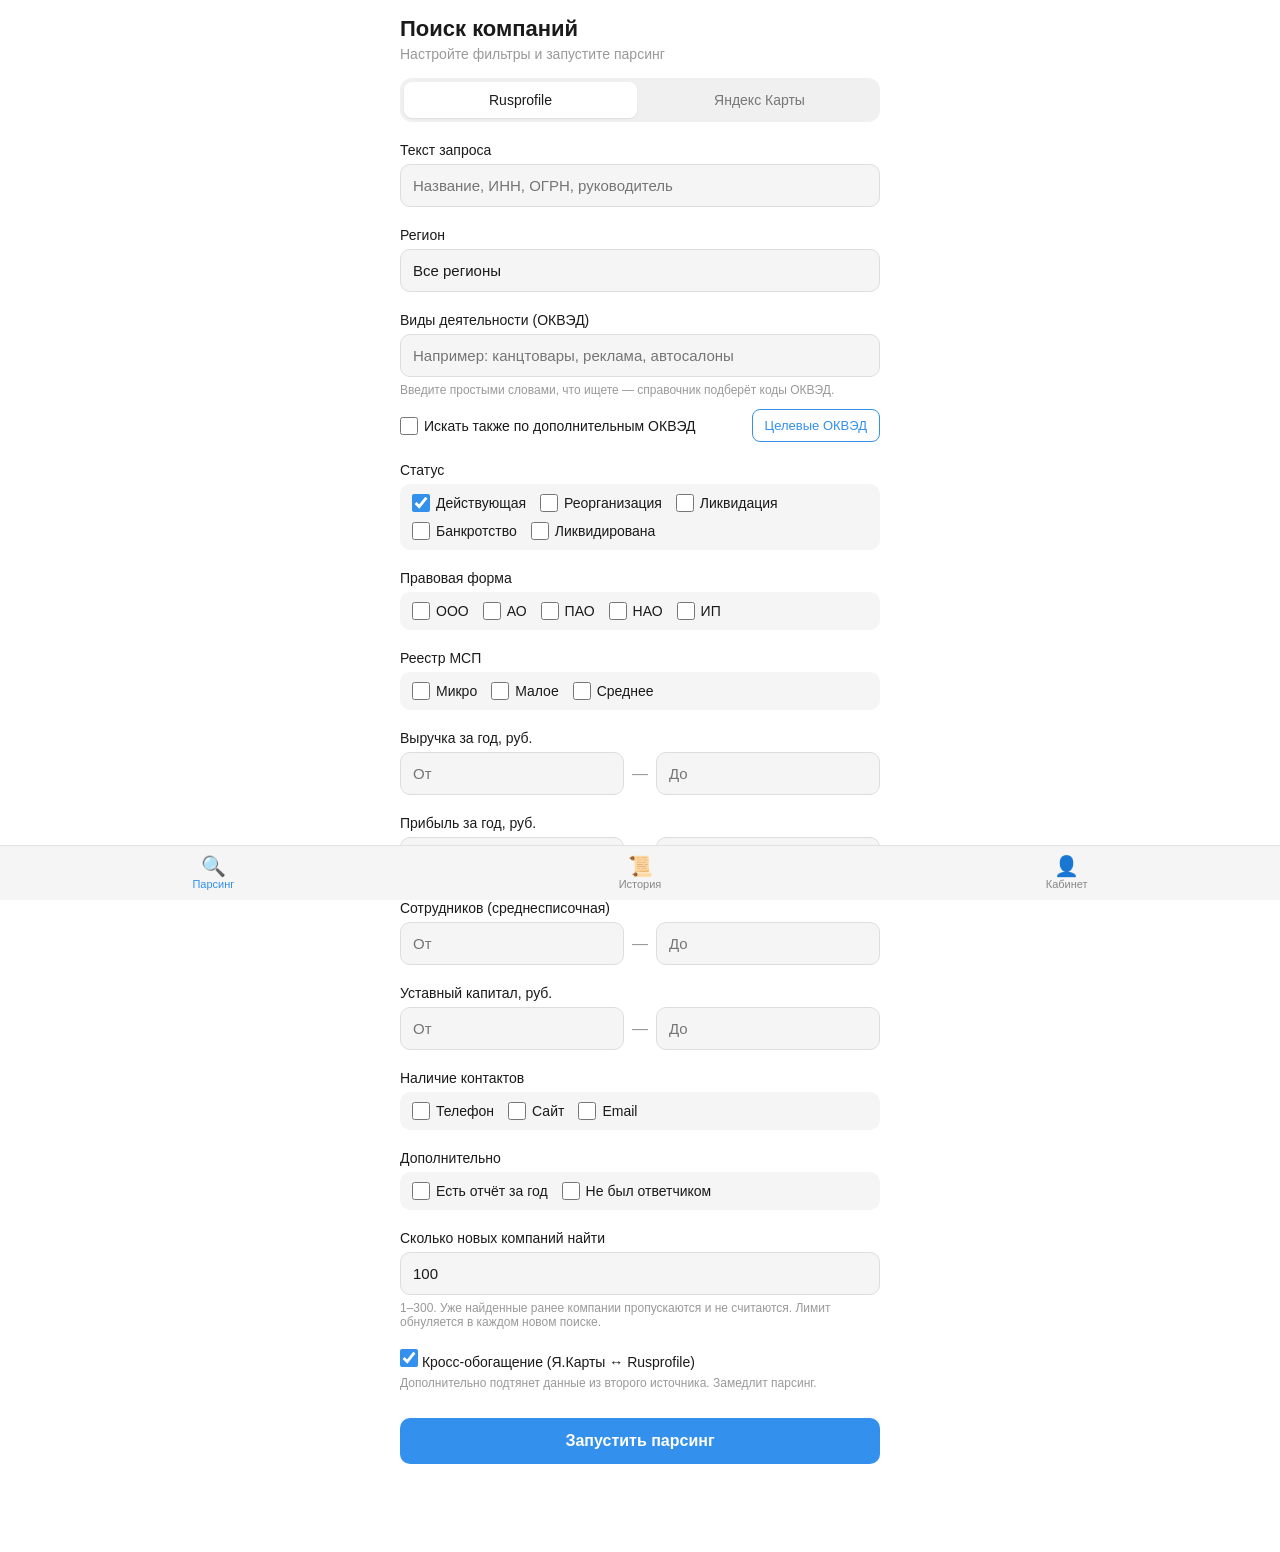
<file: src/webapp/index.html>
<!DOCTYPE html>
<html lang="ru">
<head>
    <meta charset="UTF-8">
    <meta name="viewport" content="width=device-width, initial-scale=1.0, maximum-scale=1.0, user-scalable=no">
    <title>Парсер компаний</title>
    <script src="https://telegram.org/js/telegram-web-app.js"></script>
    <link rel="stylesheet" href="style.v2.css?v=20260522_080832">
</head>
<body>
    <div class="container">

      <!-- Плашка тарифа (Этап 2 v3) — заполняется JS из /api/tariff -->
      <div id="tariffBadge" class="tariff-badge hidden"></div>

      <!-- Главные вкладки: Парсинг / История -->
      <div id="page-parse" class="page">
        <h1>Поиск компаний</h1>
        <p class="subtitle">Настройте фильтры и запустите парсинг</p>

        <!-- Этап 3: баннер блокировки (Trial expired / past_due / blocked) -->
        <div id="parseBlockedBanner" class="banner-blocked hidden">
            <div class="banner-icon">⚠</div>
            <div class="banner-body">
                <div class="banner-title">Парсинг недоступен</div>
                <div class="banner-text" id="parseBlockedText"></div>
                <button type="button" class="btn-primary" id="parseBlockedGoToCabinet">
                    Открыть кабинет
                </button>
            </div>
        </div>

        <!-- Переключатель источников -->
        <div class="source-tabs">
            <button type="button" class="tab active" data-source="rusprofile">Rusprofile</button>
            <button type="button" class="tab" data-source="yandex_maps">Яндекс Карты</button>
        </div>

        <!-- Форма Яндекс Карт -->
        <form id="yandexForm" class="source-section hidden">
            <div class="form-group">
                <label for="yandex_region">Регион</label>
                <select id="yandex_region" name="yandex_region">
                    <option value="">Выберите регион</option>
                </select>
            </div>

            <div class="form-group">
                <label for="yandex_category">Вид деятельности</label>
                <input type="text" id="yandex_category" name="yandex_category"
                       placeholder="Напр. стоматологии, кафе, автосервисы">
                <div class="hint">Свободный текст — как если бы искали в Яндекс Картах вручную.</div>
            </div>

            <div class="form-group">
                <label for="yandex_max_new">Сколько новых организаций найти</label>
                <input type="number" id="yandex_max_new" name="yandex_max_new"
                       value="100" min="1" max="300">
                <div class="hint">
                    1–300. Уже найденные ранее организации пропускаются и не считаются.
                    Чем больше — тем дольше; ~30 карточек ≈ 2 минуты.
                </div>
            </div>

            <!-- ИИ-квалификация (показывается, когда is_ai_available) -->
            <div class="form-group ai-only hidden">
                <label for="yandex_ai_profile">ИИ-квалификация</label>
                <select id="yandex_ai_profile" name="yandex_ai_profile">
                    <option value="">Не использовать</option>
                </select>
                <div class="hint">
                    Выберите профиль — компании будут оценены ИИ
                    (горячие/холодные). «Не использовать» — обычный
                    парсинг без ИИ.
                </div>
            </div>

            <!-- Кросс-обогащение (показываем всем тарифам) -->
            <div class="form-group">
                <label class="checkbox-label">
                    <input type="checkbox" id="yandex_cross_enrich" checked>
                    <span>Кросс-обогащение (Я.Карты ↔ Rusprofile)</span>
                </label>
                <div class="hint">
                    Дополнительно подтянет данные из второго источника. Замедлит парсинг.
                </div>
            </div>

            <button type="submit" class="btn-primary">
                Запустить парсинг Яндекс Карт
            </button>
        </form>

        <form id="searchForm" class="source-section">

            <!-- Текстовый запрос -->
            <div class="form-group">
                <label for="query">Текст запроса</label>
                <input type="text" id="query" name="query"
                       placeholder="Название, ИНН, ОГРН, руководитель">
            </div>

            <!-- Регион -->
            <div class="form-group">
                <label for="region">Регион</label>
                <select id="region" name="region">
                    <option value="">Все регионы</option>
                </select>
            </div>

            <!-- ОКВЭД — поиск по справочнику с автодополнением -->
            <div class="form-group" id="okvedGroup">
                <label for="okvedSearch">Виды деятельности (ОКВЭД)</label>
                <input type="text" id="okvedSearch"
                       placeholder="Например: канцтовары, реклама, автосалоны">
                <div class="hint">Введите простыми словами, что ищете — справочник подберёт коды ОКВЭД.</div>

                <!-- Выпадающие подсказки (рендерятся в JS) -->
                <div class="okved-suggest" id="okvedSuggest"></div>

                <!-- Выбранные коды -->
                <div class="okved-chips" id="okvedChips"></div>

                <!-- Доп. опции по ОКВЭД -->
                <div class="okved-options">
                    <label class="checkbox-label">
                        <input type="checkbox" id="okved_loose">
                        <span>Искать также по дополнительным ОКВЭД</span>
                    </label>
                    <button type="button" class="btn-secondary" id="presetsBtn">
                        Целевые ОКВЭД
                    </button>
                </div>

                <!-- Список пресетов (раскрывается по кнопке) -->
                <div class="okved-presets hidden" id="presetsPanel"></div>

                <!-- Подсказка-ошибка валидации -->
                <div class="okved-error hidden" id="okvedError">
                    Выберите ОКВЭД из справочника или добавьте другие фильтры.
                </div>
            </div>

            <!-- Статус -->
            <div class="form-group">
                <label>Статус</label>
                <div class="checkbox-group">
                    <label class="checkbox-label">
                        <input type="checkbox" name="status" value="1" checked>
                        <span>Действующая</span>
                    </label>
                    <label class="checkbox-label">
                        <input type="checkbox" name="status" value="2">
                        <span>Реорганизация</span>
                    </label>
                    <label class="checkbox-label">
                        <input type="checkbox" name="status" value="3">
                        <span>Ликвидация</span>
                    </label>
                    <label class="checkbox-label">
                        <input type="checkbox" name="status" value="4">
                        <span>Банкротство</span>
                    </label>
                    <label class="checkbox-label">
                        <input type="checkbox" name="status" value="5">
                        <span>Ликвидирована</span>
                    </label>
                </div>
            </div>

            <!-- Правовая форма -->
            <div class="form-group">
                <label>Правовая форма</label>
                <div class="checkbox-group">
                    <label class="checkbox-label">
                        <input type="checkbox" name="okopf" value="12165,12300">
                        <span>ООО</span>
                    </label>
                    <label class="checkbox-label">
                        <input type="checkbox" name="okopf" value="12200">
                        <span>АО</span>
                    </label>
                    <label class="checkbox-label">
                        <input type="checkbox" name="okopf" value="12247">
                        <span>ПАО</span>
                    </label>
                    <label class="checkbox-label">
                        <input type="checkbox" name="okopf" value="12267">
                        <span>НАО</span>
                    </label>
                    <label class="checkbox-label">
                        <input type="checkbox" name="okopf" value="50102">
                        <span>ИП</span>
                    </label>
                </div>
            </div>

            <!-- Реестр МСП -->
            <div class="form-group">
                <label>Реестр МСП</label>
                <div class="checkbox-group">
                    <label class="checkbox-label">
                        <input type="checkbox" name="msp" value="MICRO">
                        <span>Микро</span>
                    </label>
                    <label class="checkbox-label">
                        <input type="checkbox" name="msp" value="SMALL">
                        <span>Малое</span>
                    </label>
                    <label class="checkbox-label">
                        <input type="checkbox" name="msp" value="MEDIUM">
                        <span>Среднее</span>
                    </label>
                </div>
            </div>

            <!-- Выручка -->
            <div class="form-group">
                <label>Выручка за год, руб.</label>
                <div class="range-inputs">
                    <input type="number" id="finance_revenue_from" name="finance_revenue_from"
                           placeholder="От" min="0">
                    <span class="separator">—</span>
                    <input type="number" id="finance_revenue_to" name="finance_revenue_to"
                           placeholder="До" min="0">
                </div>
            </div>

            <!-- Прибыль -->
            <div class="form-group">
                <label>Прибыль за год, руб.</label>
                <div class="range-inputs">
                    <input type="number" id="finance_profit_from" name="finance_profit_from"
                           placeholder="От">
                    <span class="separator">—</span>
                    <input type="number" id="finance_profit_to" name="finance_profit_to"
                           placeholder="До">
                </div>
            </div>

            <!-- Численность сотрудников -->
            <div class="form-group">
                <label>Сотрудников (среднесписочная)</label>
                <div class="range-inputs">
                    <input type="number" id="sshr_from" name="sshr_from"
                           placeholder="От" min="0">
                    <span class="separator">—</span>
                    <input type="number" id="sshr_to" name="sshr_to"
                           placeholder="До" min="0">
                </div>
            </div>

            <!-- Уставный капитал -->
            <div class="form-group">
                <label>Уставный капитал, руб.</label>
                <div class="range-inputs">
                    <input type="number" id="capital_from" name="capital_from"
                           placeholder="От" min="0">
                    <span class="separator">—</span>
                    <input type="number" id="capital_to" name="capital_to"
                           placeholder="До" min="0">
                </div>
            </div>

            <!-- Наличие контактов -->
            <div class="form-group">
                <label>Наличие контактов</label>
                <div class="checkbox-group">
                    <label class="checkbox-label">
                        <input type="checkbox" id="has_phones" name="has_phones">
                        <span>Телефон</span>
                    </label>
                    <label class="checkbox-label">
                        <input type="checkbox" id="has_sites" name="has_sites">
                        <span>Сайт</span>
                    </label>
                    <label class="checkbox-label">
                        <input type="checkbox" id="has_emails" name="has_emails">
                        <span>Email</span>
                    </label>
                </div>
            </div>

            <!-- Доп. фильтры -->
            <div class="form-group">
                <label>Дополнительно</label>
                <div class="checkbox-group">
                    <label class="checkbox-label">
                        <input type="checkbox" id="finance_has_actual_year_data"
                               name="finance_has_actual_year_data">
                        <span>Есть отчёт за год</span>
                    </label>
                    <label class="checkbox-label">
                        <input type="checkbox" id="not_defendant" name="not_defendant">
                        <span>Не был ответчиком</span>
                    </label>
                </div>
            </div>

            <!-- Лимит новых компаний -->
            <div class="form-group">
                <label for="max_new">Сколько новых компаний найти</label>
                <input type="number" id="max_new" name="max_new"
                       value="100" min="1" max="300">
                <div class="hint">
                    1–300. Уже найденные ранее компании пропускаются и не считаются.
                    Лимит обнуляется в каждом новом поиске.
                </div>
            </div>

            <!-- ИИ-квалификация (показывается, когда is_ai_available) -->
            <div class="form-group ai-only hidden">
                <label for="rusprofile_ai_profile">ИИ-квалификация</label>
                <select id="rusprofile_ai_profile" name="rusprofile_ai_profile">
                    <option value="">Не использовать</option>
                </select>
                <div class="hint">
                    Выберите профиль — компании будут оценены ИИ
                    (горячие/холодные). «Не использовать» — обычный
                    парсинг без ИИ.
                </div>
            </div>

            <!-- Кросс-обогащение (показываем всем тарифам) -->
            <div class="form-group">
                <label class="checkbox-label">
                    <input type="checkbox" id="rusprofile_cross_enrich" checked>
                    <span>Кросс-обогащение (Я.Карты ↔ Rusprofile)</span>
                </label>
                <div class="hint">
                    Дополнительно подтянет данные из второго источника. Замедлит парсинг.
                </div>
            </div>

            <!-- Кнопка запуска -->
            <button type="submit" id="submitBtn" class="btn-primary">
                Запустить парсинг
            </button>
        </form>

        <!-- Статус -->
        <div id="statusBlock" class="status-block hidden">
            <div class="status-text" id="statusText">Подготовка...</div>
            <div class="progress-bar">
                <div class="progress-fill" id="progressFill"></div>
            </div>
            <div class="progress-info" id="progressInfo"></div>
        </div>
      </div>  <!-- /#page-parse -->

      <!-- Вкладка «История» -->
      <div id="page-history" class="page hidden">
        <h1>История парсинга</h1>
        <p class="subtitle">
            Все ваши прошлые запуски — можно перезалить в Sheets или
            скачать Excel-файл без повторного парсинга.
        </p>
        <div id="history-status" class="hint">Загрузка…</div>
        <div id="history-list"></div>
      </div>

      <!-- Вкладка «ИИ-профили» (только для AI-тарифа) -->
      <div id="page-profiles" class="page hidden ai-only">
        <h1>ИИ-профили</h1>
        <p class="subtitle">
            Опишите своими словами, кого ищете — ИИ извлечёт критерии и
            ключевые слова. Профиль будет использоваться для квалификации
            компаний после парсинга.
        </p>

        <!-- Список существующих профилей -->
        <div id="profiles-status" class="hint">Загрузка…</div>
        <div id="profiles-list"></div>

        <button type="button" id="profileNewBtn" class="btn-primary">
            + Создать профиль
        </button>

        <!-- Шаг 1: ввод брифа -->
        <div id="profileStep1" class="hidden">
            <h2>Шаг 1. Опишите идеального клиента</h2>
            <div class="form-group">
                <label for="profile_name">Название профиля</label>
                <input type="text" id="profile_name"
                       placeholder="Напр. Сувениры — оптовики">
            </div>
            <div class="form-group">
                <label for="profile_brief">Бриф</label>
                <textarea id="profile_brief" rows="6"
                          placeholder="Я продаю корпоративные сувениры..."></textarea>
                <div class="hint">
                    Подробнее = лучше. Опишите, кто ваш клиент, кто точно НЕ
                    подходит, что для вас «горячий лид».
                </div>
            </div>
            <button type="button" id="profileExtractBtn" class="btn-primary">
                Подготовить профиль
            </button>
            <button type="button" id="profileCancelBtn" class="btn-secondary">
                Отмена
            </button>
        </div>

        <!-- Шаг 2: проверка и редактирование -->
        <div id="profileStep2" class="hidden">
            <h2>Шаг 2. Проверьте профиль</h2>
            <div class="form-group">
                <label>Идеальный клиент</label>
                <div id="profileIcp" class="profile-icp"></div>
            </div>
            <div class="form-group">
                <label>Признаки горячего лида</label>
                <ul id="profileCriteria" class="profile-criteria"></ul>
            </div>
            <div class="form-group">
                <label>Позитивные ключевые слова</label>
                <div id="profilePosKws" class="profile-chips"></div>
                <input type="text" id="profilePosAdd"
                       placeholder="Добавить ключевое слово и нажать Enter">
            </div>
            <div class="form-group">
                <label>Негативные ключевые слова</label>
                <div id="profileNegKws" class="profile-chips"></div>
                <input type="text" id="profileNegAdd"
                       placeholder="Добавить и нажать Enter">
            </div>
            <button type="button" id="profileSaveBtn" class="btn-primary">
                Сохранить профиль
            </button>
            <button type="button" id="profileBackBtn" class="btn-secondary">
                Назад к брифу
            </button>
        </div>
      </div>

      <!-- Вкладка «Кабинет» (Этап 3) — видна всем тарифам -->
      <div id="page-cabinet" class="page hidden">
        <h1>Кабинет</h1>
        <p class="subtitle">Тариф, оплата, история подписок</p>

        <div id="cabinet-status" class="hint">Загрузка…</div>

        <!-- Контейнер с информацией о тарифе (заполняется JS) -->
        <div id="cabinet-tariff" class="cabinet-card hidden"></div>

        <!-- Список платных тарифов с кнопками «Оплатить» -->
        <div id="cabinet-plans" class="cabinet-section hidden">
            <h2>Тарифы</h2>
            <div id="cabinet-plans-list"></div>
        </div>

        <!-- История подписок -->
        <div id="cabinet-history" class="cabinet-section hidden">
            <h2>История подписок</h2>
            <div id="cabinet-history-list"></div>
        </div>
      </div>

    </div>  <!-- /.container -->

    <!-- Нижняя навигация -->
    <nav class="bottom-nav">
        <button type="button" class="nav-btn active" data-page="parse">
            <span class="nav-icon">🔍</span>
            <span class="nav-label">Парсинг</span>
        </button>
        <button type="button" class="nav-btn" data-page="history">
            <span class="nav-icon">📜</span>
            <span class="nav-label">История</span>
        </button>
        <button type="button" class="nav-btn ai-only hidden" data-page="profiles">
            <span class="nav-icon">🤖</span>
            <span class="nav-label">ИИ-профили</span>
        </button>
        <button type="button" class="nav-btn" data-page="cabinet">
            <span class="nav-icon">👤</span>
            <span class="nav-label">Кабинет</span>
        </button>
    </nav>

    <script src="app.v2.js?v=20260522_080832"></script>
</body>
</html>
</file>
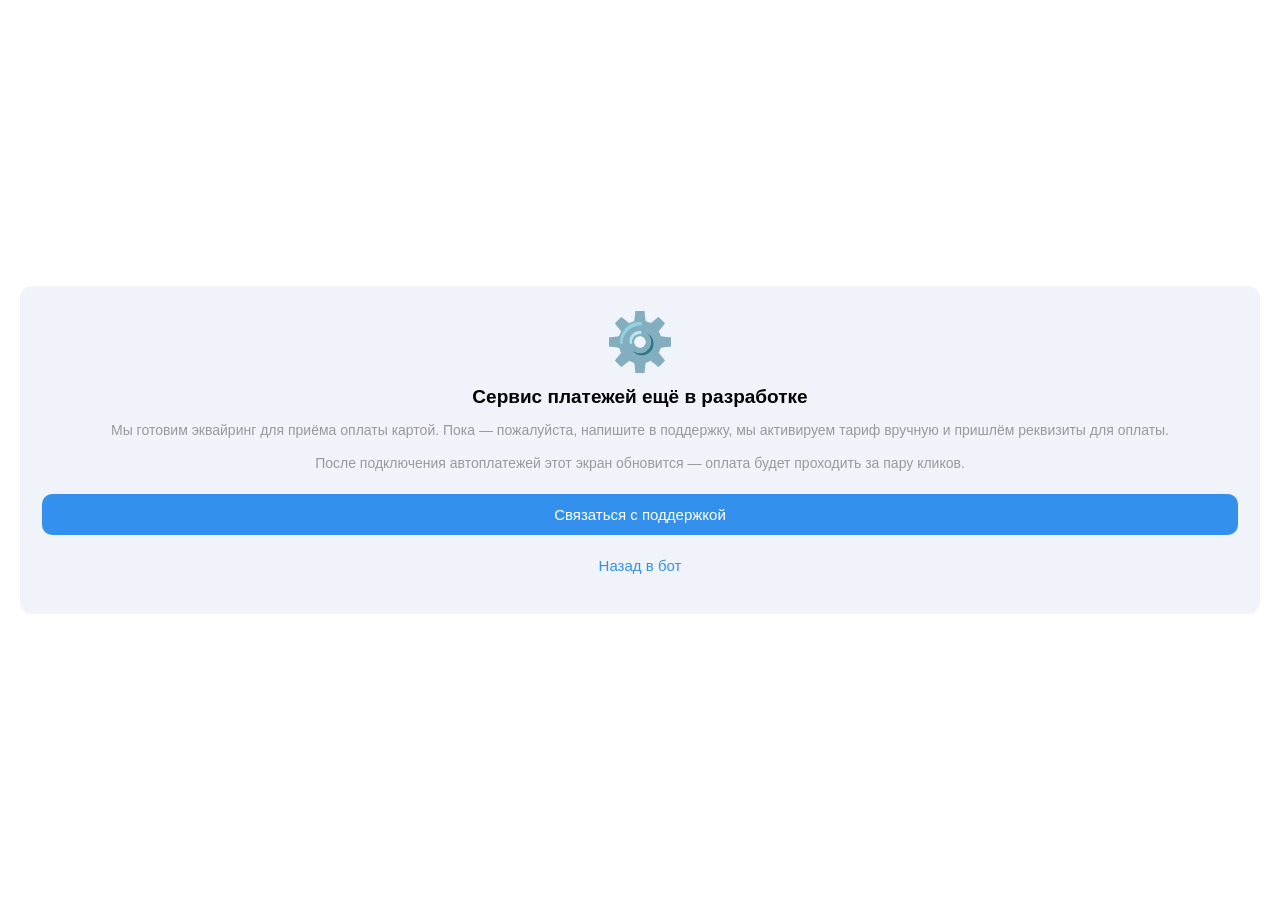
<file: src/webapp/payment_stub.html>
<!DOCTYPE html>
<html lang="ru">
<head>
    <meta charset="UTF-8">
    <meta name="viewport" content="width=device-width, initial-scale=1.0, maximum-scale=1.0, user-scalable=no">
    <title>Оплата — Парсер компаний</title>
    <script src="https://telegram.org/js/telegram-web-app.js"></script>
    <style>
        :root {
            --bg: var(--tg-theme-bg-color, #ffffff);
            --secondary-bg: var(--tg-theme-secondary-bg-color, #f0f4fa);
            --text: var(--tg-theme-text-color, #000000);
            --hint: var(--tg-theme-hint-color, #999999);
            --btn: var(--tg-theme-button-color, #3390ec);
            --btn-text: var(--tg-theme-button-text-color, #ffffff);
            --link: var(--tg-theme-link-color, #3390ec);
        }
        * { box-sizing: border-box; }
        body {
            margin: 0;
            padding: 24px 20px;
            font-family: -apple-system, BlinkMacSystemFont, 'Segoe UI', Roboto, sans-serif;
            background: var(--bg);
            color: var(--text);
            min-height: 100vh;
            display: flex;
            flex-direction: column;
            justify-content: center;
        }
        .card {
            background: var(--secondary-bg);
            border-radius: 12px;
            padding: 28px 22px;
            text-align: center;
        }
        .icon {
            font-size: 56px;
            line-height: 1;
            margin-bottom: 16px;
        }
        h1 {
            font-size: 19px;
            font-weight: 600;
            margin: 0 0 12px;
        }
        p {
            font-size: 14px;
            line-height: 1.5;
            color: var(--hint);
            margin: 0 0 12px;
        }
        .tariff-line {
            display: inline-block;
            padding: 6px 12px;
            background: var(--bg);
            border-radius: 14px;
            font-size: 13px;
            font-weight: 500;
            color: var(--text);
            margin: 8px 0 16px;
        }
        .actions {
            margin-top: 20px;
            display: flex;
            flex-direction: column;
            gap: 10px;
        }
        button {
            font-size: 15px;
            font-weight: 500;
            padding: 12px 16px;
            border-radius: 10px;
            border: none;
            cursor: pointer;
            font-family: inherit;
        }
        .btn-primary {
            background: var(--btn);
            color: var(--btn-text);
        }
        .btn-secondary {
            background: transparent;
            color: var(--link);
        }
    </style>
</head>
<body>
    <div class="card">
        <div class="icon">⚙️</div>
        <h1>Сервис платежей ещё в разработке</h1>
        <div id="tariffLine" class="tariff-line"></div>
        <p>
            Мы готовим эквайринг для приёма оплаты картой. Пока — пожалуйста,
            напишите в поддержку, мы активируем тариф вручную и пришлём
            реквизиты для оплаты.
        </p>
        <p>
            После подключения автоплатежей этот экран обновится — оплата будет
            проходить за пару кликов.
        </p>
        <div class="actions">
            <button class="btn-primary" id="contactBtn">Связаться с поддержкой</button>
            <button class="btn-secondary" id="closeBtn">Назад в бот</button>
        </div>
    </div>

    <script>
        const tg = window.Telegram?.WebApp;
        if (tg && typeof tg.ready === 'function') {
            tg.ready();
            try { tg.expand(); } catch (_) {}
            document.body.style.backgroundColor =
                tg.themeParams?.bg_color || '#ffffff';
        }

        // Считываем выбранный тариф из ?tariff=...
        const params = new URLSearchParams(window.location.search);
        const tariff = (params.get('tariff') || '').toLowerCase();
        const tariffLineEl = document.getElementById('tariffLine');
        const tariffNames = { basic: 'Basic', pro: 'Pro' };
        if (tariffNames[tariff]) {
            tariffLineEl.textContent = 'Выбранный тариф: ' + tariffNames[tariff];
        } else {
            tariffLineEl.style.display = 'none';
        }

        document.getElementById('contactBtn').addEventListener('click', () => {
            // Открываем чат с поддержкой (TODO: настроить username).
            const supportUrl = 'https://t.me/parserclients_bot';
            if (tg && typeof tg.openTelegramLink === 'function') {
                tg.openTelegramLink(supportUrl);
            } else {
                window.open(supportUrl, '_blank');
            }
        });

        document.getElementById('closeBtn').addEventListener('click', () => {
            if (tg && typeof tg.close === 'function') {
                tg.close();
            } else {
                window.history.back();
            }
        });
    </script>
</body>
</html>
</file>
<file: src/webapp/style.v2.css>
* {
    margin: 0;
    padding: 0;
    box-sizing: border-box;
}

body {
    font-family: -apple-system, BlinkMacSystemFont, 'Segoe UI', Roboto, sans-serif;
    background-color: var(--tg-theme-bg-color, #ffffff);
    color: var(--tg-theme-text-color, #1a1a1a);
    padding: 16px;
    /* Запас снизу под bottom-nav (фиксированная панель ~64px). */
    padding-bottom: 88px;
    min-height: 100vh;
}

.page.hidden {
    display: none;
}

/* Нижняя навигация */
.bottom-nav {
    position: fixed;
    left: 0;
    right: 0;
    bottom: 0;
    display: flex;
    background-color: var(--tg-theme-secondary-bg-color, #f5f5f5);
    border-top: 1px solid rgba(0, 0, 0, 0.08);
    z-index: 100;
}

.bottom-nav .nav-btn {
    flex: 1;
    background: transparent;
    border: none;
    padding: 10px 0;
    display: flex;
    flex-direction: column;
    align-items: center;
    gap: 2px;
    color: var(--tg-theme-hint-color, #888);
    cursor: pointer;
    font-size: 12px;
    transition: color 0.15s;
}

.bottom-nav .nav-btn.active {
    color: var(--tg-theme-button-color, #3390ec);
}

.bottom-nav .nav-icon {
    font-size: 20px;
    line-height: 1;
}

.bottom-nav .nav-label {
    font-size: 11px;
    line-height: 1.1;
}

/* История */
#history-status {
    margin: 12px 0;
    padding: 12px;
    background-color: var(--tg-theme-secondary-bg-color, #f5f5f5);
    border-radius: 10px;
    text-align: center;
}

#history-list:empty + #history-status {
    display: block;
}

.run-card {
    border-radius: 12px;
    background-color: var(--tg-theme-secondary-bg-color, #f5f5f5);
    padding: 14px;
    margin-bottom: 10px;
}

.run-card .run-head {
    display: flex;
    justify-content: space-between;
    gap: 10px;
    align-items: baseline;
    margin-bottom: 4px;
}

.run-card .run-source {
    font-size: 12px;
    text-transform: uppercase;
    color: var(--tg-theme-button-color, #3390ec);
    font-weight: 600;
}

.run-card .run-date {
    font-size: 12px;
    color: var(--tg-theme-hint-color, #888);
}

.run-card .run-title {
    font-size: 14px;
    font-weight: 500;
    margin-bottom: 6px;
    word-break: break-word;
}

.run-card .run-stats {
    font-size: 13px;
    color: var(--tg-theme-text-color, #1a1a1a);
    margin-bottom: 10px;
}

.run-card .run-actions {
    display: flex;
    gap: 8px;
    flex-wrap: wrap;
}

.run-card .btn-mini {
    flex: 1;
    min-width: 100px;
    padding: 8px 12px;
    border-radius: 8px;
    font-size: 13px;
    border: 1px solid var(--tg-theme-button-color, #3390ec);
    background-color: transparent;
    color: var(--tg-theme-button-color, #3390ec);
    cursor: pointer;
    text-decoration: none;
    text-align: center;
}

.run-card .btn-mini.primary {
    background-color: var(--tg-theme-button-color, #3390ec);
    color: var(--tg-theme-button-text-color, #ffffff);
}

.run-card .btn-mini:active {
    opacity: 0.7;
}

.run-card .run-status-error {
    color: #d44545;
}

.container {
    max-width: 480px;
    margin: 0 auto;
}

h1 {
    font-size: 22px;
    font-weight: 600;
    margin-bottom: 4px;
}

.subtitle {
    font-size: 14px;
    color: var(--tg-theme-hint-color, #999999);
    margin-bottom: 16px;
}

/* Переключатель источников */
.source-tabs {
    display: flex;
    gap: 6px;
    padding: 4px;
    background-color: var(--tg-theme-secondary-bg-color, #f0f0f0);
    border-radius: 12px;
    margin-bottom: 20px;
}

.source-tabs .tab {
    flex: 1;
    padding: 10px 12px;
    border: none;
    border-radius: 8px;
    background-color: transparent;
    color: var(--tg-theme-hint-color, #777);
    font-size: 14px;
    font-weight: 500;
    cursor: pointer;
    transition: background-color 0.15s, color 0.15s;
}

.source-tabs .tab.active {
    background-color: var(--tg-theme-bg-color, #ffffff);
    color: var(--tg-theme-text-color, #1a1a1a);
    box-shadow: 0 1px 2px rgba(0, 0, 0, 0.08);
}

.source-section.hidden {
    display: none;
}

.form-group {
    margin-bottom: 20px;
}

.form-group > label {
    display: block;
    font-size: 14px;
    font-weight: 500;
    margin-bottom: 6px;
    color: var(--tg-theme-text-color, #1a1a1a);
}

select, input[type="text"], input[type="number"] {
    width: 100%;
    padding: 12px;
    border: 1px solid var(--tg-theme-hint-color, #ddd);
    border-radius: 10px;
    font-size: 15px;
    background-color: var(--tg-theme-secondary-bg-color, #f5f5f5);
    color: var(--tg-theme-text-color, #1a1a1a);
    outline: none;
    transition: border-color 0.2s;
    -webkit-appearance: none;
}

select:focus, input:focus {
    border-color: var(--tg-theme-button-color, #3390ec);
}

.range-inputs {
    display: flex;
    align-items: center;
    gap: 8px;
}

.range-inputs input {
    flex: 1;
}

.separator {
    color: var(--tg-theme-hint-color, #999);
    font-size: 16px;
}

.checkbox-group {
    display: flex;
    gap: 10px 14px;
    flex-wrap: wrap;
    padding: 10px 12px;
    background-color: var(--tg-theme-secondary-bg-color, #f5f5f5);
    border-radius: 10px;
}

.hint {
    font-size: 12px;
    color: var(--tg-theme-hint-color, #999);
    margin-top: 6px;
}

.checkbox-label {
    display: flex;
    align-items: center;
    gap: 6px;
    font-size: 14px;
    cursor: pointer;
}

.checkbox-label input[type="checkbox"] {
    width: 18px;
    height: 18px;
    accent-color: var(--tg-theme-button-color, #3390ec);
}

.btn-primary {
    width: 100%;
    padding: 14px;
    border: none;
    border-radius: 10px;
    background-color: var(--tg-theme-button-color, #3390ec);
    color: var(--tg-theme-button-text-color, #ffffff);
    font-size: 16px;
    font-weight: 600;
    cursor: pointer;
    margin-top: 8px;
    transition: opacity 0.2s;
}

.btn-primary:active {
    opacity: 0.7;
}

.btn-primary:disabled {
    opacity: 0.5;
    cursor: not-allowed;
}

/* ОКВЭД: поиск + chips + пресеты */
.okved-suggest {
    margin-top: 8px;
    border-radius: 10px;
    background-color: var(--tg-theme-secondary-bg-color, #f5f5f5);
    overflow: hidden;
    max-height: 320px;
    overflow-y: auto;
}

.okved-suggest:empty {
    display: none;
}

.okved-suggest .suggest-item {
    padding: 10px 12px;
    cursor: pointer;
    border-bottom: 1px solid rgba(0, 0, 0, 0.06);
}

.okved-suggest .suggest-item:last-child {
    border-bottom: none;
}

.okved-suggest .suggest-item:active {
    background-color: rgba(51, 144, 236, 0.08);
}

.okved-suggest .suggest-item.selected {
    opacity: 0.5;
    pointer-events: none;
}

.okved-suggest .suggest-code {
    display: inline-block;
    font-weight: 600;
    font-size: 13px;
    color: var(--tg-theme-button-color, #3390ec);
    margin-right: 8px;
}

.okved-suggest .suggest-name {
    font-size: 13px;
    line-height: 1.3;
    color: var(--tg-theme-text-color, #1a1a1a);
}

.okved-suggest .suggest-desc {
    font-size: 12px;
    margin-top: 4px;
    color: var(--tg-theme-hint-color, #888);
    line-height: 1.3;
}

.okved-suggest .suggest-add-children {
    display: inline-block;
    margin-top: 6px;
    font-size: 12px;
    padding: 3px 8px;
    border-radius: 6px;
    border: 1px solid var(--tg-theme-button-color, #3390ec);
    color: var(--tg-theme-button-color, #3390ec);
    background-color: transparent;
    cursor: pointer;
}

.okved-chips {
    display: flex;
    flex-wrap: wrap;
    gap: 6px;
    margin-top: 8px;
}

.okved-chips:empty {
    display: none;
}

.okved-chips .chip {
    display: inline-flex;
    align-items: center;
    gap: 6px;
    padding: 6px 10px;
    border-radius: 14px;
    background-color: var(--tg-theme-button-color, #3390ec);
    color: var(--tg-theme-button-text-color, #fff);
    font-size: 12px;
    line-height: 1;
}

.okved-chips .chip-code {
    font-weight: 600;
}

.okved-chips .chip-remove {
    cursor: pointer;
    font-weight: 700;
    margin-left: 2px;
    opacity: 0.85;
}

.okved-chips .chip-remove:active {
    opacity: 0.5;
}

.okved-options {
    display: flex;
    align-items: center;
    justify-content: space-between;
    gap: 12px;
    margin-top: 12px;
}

.btn-secondary {
    padding: 8px 12px;
    border: 1px solid var(--tg-theme-button-color, #3390ec);
    border-radius: 8px;
    background-color: transparent;
    color: var(--tg-theme-button-color, #3390ec);
    font-size: 13px;
    cursor: pointer;
}

.btn-secondary:active {
    opacity: 0.6;
}

.okved-presets {
    margin-top: 10px;
    padding: 10px;
    border-radius: 10px;
    background-color: var(--tg-theme-secondary-bg-color, #f5f5f5);
}

.okved-presets.hidden {
    display: none;
}

.okved-presets .preset-item {
    padding: 10px;
    border-radius: 8px;
    background-color: var(--tg-theme-bg-color, #fff);
    margin-bottom: 8px;
    cursor: pointer;
}

.okved-presets .preset-item:last-child {
    margin-bottom: 0;
}

.okved-presets .preset-title {
    font-size: 14px;
    font-weight: 600;
    margin-bottom: 4px;
}

.okved-presets .preset-desc {
    font-size: 12px;
    color: var(--tg-theme-hint-color, #888);
    line-height: 1.4;
}

.okved-presets .preset-notes {
    font-size: 11px;
    color: var(--tg-theme-hint-color, #999);
    margin-top: 6px;
    font-style: italic;
}

.okved-error {
    margin-top: 8px;
    color: #d44545;
    font-size: 13px;
    padding: 8px 12px;
    border-radius: 8px;
    background-color: rgba(212, 69, 69, 0.08);
}

.okved-error.hidden {
    display: none;
}

#okvedGroup.has-error #okvedSearch {
    border-color: #d44545;
}

/* Статус парсинга */
.status-block {
    margin-top: 24px;
    padding: 16px;
    background-color: var(--tg-theme-secondary-bg-color, #f5f5f5);
    border-radius: 12px;
}

.status-block.hidden {
    display: none;
}

.status-text {
    font-size: 15px;
    font-weight: 500;
    margin-bottom: 12px;
}

.progress-bar {
    height: 6px;
    background-color: var(--tg-theme-bg-color, #e0e0e0);
    border-radius: 3px;
    overflow: hidden;
}

.progress-fill {
    height: 100%;
    width: 0%;
    background-color: var(--tg-theme-button-color, #3390ec);
    border-radius: 3px;
    transition: width 0.3s ease;
}

.progress-info {
    font-size: 13px;
    color: var(--tg-theme-hint-color, #999);
    margin-top: 8px;
}

/* ─── Этап 2 v3: тариф + профили ───────────────────────────────── */

.tariff-badge {
    background-color: var(--tg-theme-secondary-bg-color, #f0f4fa);
    border: 1px solid var(--tg-theme-section-separator-color, #e0e0e0);
    border-radius: 8px;
    padding: 12px 14px;
    margin-bottom: 16px;
    font-size: 13px;
}

.tariff-badge.hidden { display: none; }

.tariff-row {
    display: flex;
    justify-content: space-between;
    align-items: center;
    margin-bottom: 6px;
}

.tariff-pct {
    font-size: 12px;
    color: var(--tg-theme-hint-color, #999);
}

.tariff-bar {
    height: 4px;
    background-color: var(--tg-theme-bg-color, #e0e0e0);
    border-radius: 2px;
    overflow: hidden;
}

.tariff-bar-fill {
    height: 100%;
    background-color: var(--tg-theme-button-color, #3390ec);
    transition: width 0.3s ease;
}

.tariff-meta {
    font-size: 12px;
    color: var(--tg-theme-hint-color, #999);
    margin-top: 4px;
}

.profile-card {
    background-color: var(--tg-theme-secondary-bg-color, #f0f4fa);
    border-radius: 8px;
    padding: 12px 14px;
    margin-bottom: 12px;
}

.profile-card-name {
    font-weight: 600;
    font-size: 15px;
    margin-bottom: 4px;
}

.profile-card-meta {
    font-size: 12px;
    color: var(--tg-theme-hint-color, #999);
    margin-bottom: 4px;
}

.profile-card-actions {
    margin-top: 8px;
}

.profile-icp {
    background-color: var(--tg-theme-secondary-bg-color, #f0f4fa);
    border-radius: 6px;
    padding: 10px 12px;
    font-size: 14px;
    line-height: 1.4;
}

.profile-criteria {
    margin: 8px 0;
    padding-left: 20px;
    font-size: 14px;
}

.profile-chips {
    display: flex;
    flex-wrap: wrap;
    gap: 6px;
    margin-bottom: 6px;
    min-height: 32px;
}

.profile-chip {
    background-color: var(--tg-theme-button-color, #3390ec);
    color: var(--tg-theme-button-text-color, #fff);
    padding: 4px 10px;
    border-radius: 14px;
    font-size: 13px;
    display: inline-flex;
    align-items: center;
    gap: 6px;
}

.chip-x {
    background: transparent;
    color: inherit;
    border: none;
    cursor: pointer;
    font-size: 16px;
    line-height: 1;
    padding: 0;
}

/* AI-only элементы — скрываются для simple-тарифа */
.ai-only.hidden { display: none; }

.run-ai {
    background-color: var(--tg-theme-bg-color, #ffffff);
    border-left: 3px solid var(--tg-theme-button-color, #3390ec);
    padding: 6px 10px;
    margin: 8px 0;
    font-size: 13px;
    border-radius: 4px;
}

.run-ai small {
    color: var(--tg-theme-hint-color, #999);
    font-size: 11px;
}

/* ─── Этап 3: Кабинет, баннер блокировки, тарифы ──────────────── */

.banner-blocked {
    display: flex;
    gap: 12px;
    background-color: #fff5e6;
    border-left: 4px solid #f5a623;
    padding: 14px 16px;
    border-radius: 8px;
    margin-bottom: 16px;
    align-items: flex-start;
}
.banner-blocked.hidden { display: none; }
.banner-icon {
    font-size: 22px;
    line-height: 1.2;
}
.banner-body {
    flex: 1;
}
.banner-title {
    font-weight: 600;
    margin-bottom: 4px;
    color: #333;
}
.banner-text {
    font-size: 13px;
    color: #666;
    margin-bottom: 10px;
    line-height: 1.4;
}
.banner-body .btn-primary {
    padding: 8px 14px;
    font-size: 13px;
    width: auto;
}

.cabinet-card {
    background-color: var(--tg-theme-secondary-bg-color, #f0f4fa);
    border-radius: 12px;
    padding: 16px;
    margin-bottom: 20px;
}
.cabinet-card.hidden { display: none; }

.cabinet-tariff-title {
    font-size: 20px;
    font-weight: 600;
    margin-bottom: 8px;
}
.cabinet-meter {
    font-size: 14px;
    margin: 8px 0;
    color: var(--tg-theme-text-color, #000);
}
.cabinet-meter.blocked {
    color: #d32f2f;
    font-weight: 500;
}
.cabinet-hint {
    font-size: 13px;
    color: var(--tg-theme-hint-color, #999);
    margin: 6px 0 12px;
    line-height: 1.4;
}
.cabinet-usage {
    margin-top: 12px;
    padding-top: 12px;
    border-top: 1px solid var(--tg-theme-section-separator-color, #e0e0e0);
}
.cabinet-usage-row {
    font-size: 13px;
    margin: 4px 0;
}
.cabinet-bar {
    height: 4px;
    background-color: var(--tg-theme-bg-color, #fff);
    border-radius: 2px;
    overflow: hidden;
    margin: 4px 0;
}
.cabinet-bar-fill {
    height: 100%;
    background-color: var(--tg-theme-button-color, #3390ec);
    transition: width 0.3s ease;
}

.cabinet-section {
    margin-bottom: 20px;
}
.cabinet-section.hidden { display: none; }
.cabinet-section h2 {
    font-size: 16px;
    font-weight: 600;
    margin: 0 0 12px;
}

.cabinet-plan {
    background-color: var(--tg-theme-secondary-bg-color, #f0f4fa);
    border-radius: 10px;
    padding: 14px;
    margin-bottom: 10px;
}
.cabinet-plan.current {
    border: 2px solid var(--tg-theme-button-color, #3390ec);
}
.cabinet-plan-head {
    display: flex;
    justify-content: space-between;
    align-items: baseline;
    margin-bottom: 6px;
}
.cabinet-plan-name {
    font-weight: 600;
    font-size: 16px;
}
.cabinet-plan-price {
    font-size: 13px;
    color: var(--tg-theme-hint-color, #999);
}
.cabinet-plan-descr {
    font-size: 13px;
    color: var(--tg-theme-hint-color, #999);
    line-height: 1.4;
    margin-bottom: 10px;
}
.cabinet-plan-current {
    font-size: 12px;
    font-weight: 500;
    color: var(--tg-theme-button-color, #3390ec);
    padding: 6px 0;
}

.cabinet-history-row {
    display: flex;
    justify-content: space-between;
    align-items: center;
    padding: 8px 12px;
    background-color: var(--tg-theme-secondary-bg-color, #f0f4fa);
    border-radius: 6px;
    margin-bottom: 6px;
    font-size: 13px;
}
.cabinet-history-tariff {
    font-weight: 600;
    flex: 0 0 60px;
}
.cabinet-history-period {
    flex: 1;
    text-align: center;
    color: var(--tg-theme-hint-color, #999);
}
.cabinet-history-status {
    flex: 0 0 110px;
    text-align: right;
    font-size: 12px;
}
</file>
